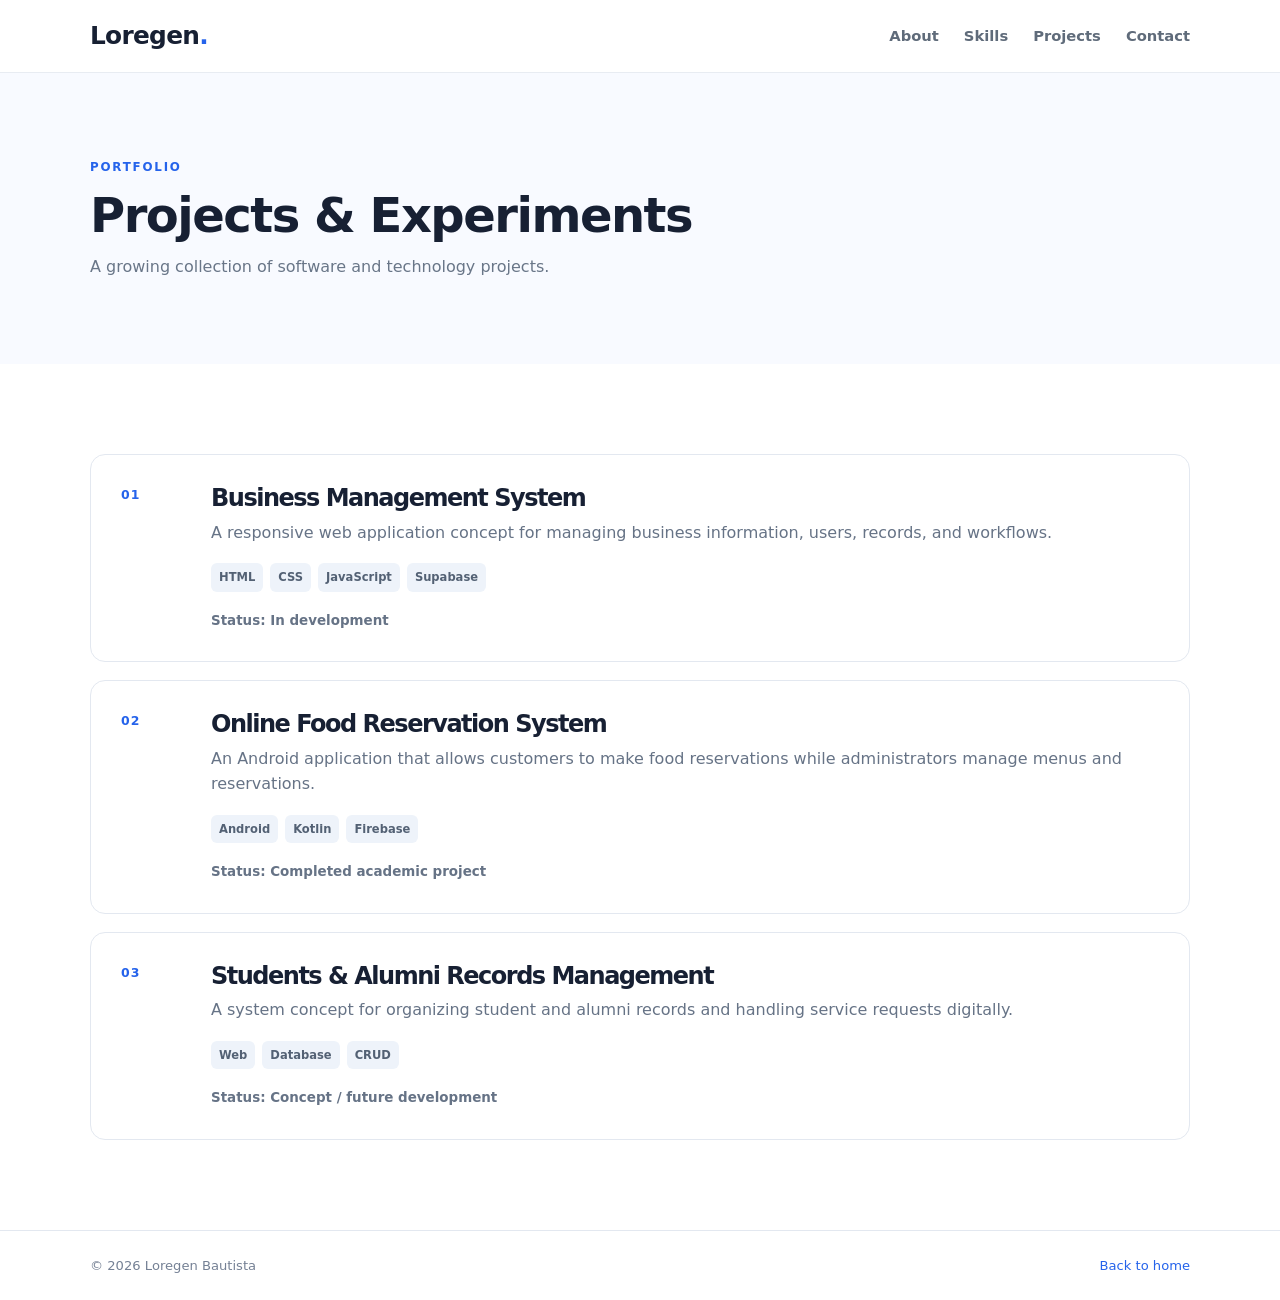
<file: projects.html>
<!DOCTYPE html>
<html lang="en">
<head>

  <meta charset="UTF-8">
  <meta name="viewport" content="width=device-width, initial-scale=1.0">

  <meta
    name="description"
    content="Projects and experiments by Loregen Bautista, Computer Science student and developer."
  >

  <meta name="author" content="Loregen Bautista">

  <title>Projects | Loregen Bautista</title>

  <link rel="stylesheet" href="style.css">

</head>


<body>

  <!-- ================= HEADER ================= -->
  <header class="site-header">

    <nav class="nav container">

      <a
        class="brand"
        href="index.html"
        aria-label="Loregen Bautista home"
      >
        Loregen<span>.</span>
      </a>


      <!-- Desktop Navigation -->
      <div class="nav-links" id="navLinks">

        <a href="index.html#about">
          About
        </a>

        <a href="index.html#skills">
          Skills
        </a>

        <a href="index.html#projects">
          Projects
        </a>

        <a href="index.html#contact">
          Contact
        </a>

      </div>


      <!-- Mobile Menu Button -->
      <button
        class="menu-toggle"
        type="button"
        aria-label="Open navigation menu"
        aria-expanded="false"
        aria-controls="navLinks"
      >
        ☰
      </button>

    </nav>

  </header>


  <main>

    <!-- ================= PAGE HERO ================= -->
    <section class="page-hero">

      <div class="container">

        <p class="eyebrow">
          PORTFOLIO
        </p>

        <h1>
          Projects & Experiments
        </h1>

        <p>
          A growing collection of software and technology projects.
        </p>

      </div>

    </section>


    <!-- ================= PROJECT LIST ================= -->
    <section class="section">

      <div class="container project-list">


        <!-- Project 01 -->
        <article class="project-detail">

          <div class="project-number">
            01
          </div>

          <div>

            <h2>
              Business Management System
            </h2>

            <p>
              A responsive web application concept for managing
              business information, users, records, and workflows.
            </p>

            <div class="tags">

              <span>HTML</span>
              <span>CSS</span>
              <span>JavaScript</span>
              <span>Supabase</span>

            </div>

            <p class="project-status">
              Status: In development
            </p>

          </div>

        </article>


        <!-- Project 02 -->
        <article class="project-detail">

          <div class="project-number">
            02
          </div>

          <div>

            <h2>
              Online Food Reservation System
            </h2>

            <p>
              An Android application that allows customers to make
              food reservations while administrators manage menus
              and reservations.
            </p>

            <div class="tags">

              <span>Android</span>
              <span>Kotlin</span>
              <span>Firebase</span>

            </div>

            <p class="project-status">
              Status: Completed academic project
            </p>

          </div>

        </article>


        <!-- Project 03 -->
        <article class="project-detail">

          <div class="project-number">
            03
          </div>

          <div>

            <h2>
              Students & Alumni Records Management
            </h2>

            <p>
              A system concept for organizing student and alumni
              records and handling service requests digitally.
            </p>

            <div class="tags">

              <span>Web</span>
              <span>Database</span>
              <span>CRUD</span>

            </div>

            <p class="project-status">
              Status: Concept / future development
            </p>

          </div>

        </article>


      </div>

    </section>

  </main>


  <!-- ================= FOOTER ================= -->
  <footer class="footer">

    <div class="container footer-inner">

      <span>
        © <span id="year"></span> Loregen Bautista
      </span>

      <a href="index.html">
        Back to home
      </a>

    </div>

  </footer>


  <script src="script.js"></script>

</body>
</html>
</file>
<file: style.css>
/* =========================================================
RESET
========================================================= */

* {
  margin: 0;
  padding: 0;
  box-sizing: border-box;
  }

/* =========================================================
BASE
========================================================= */

html {
scroll-behavior: smooth;
scroll-padding-top: 90px;
}

body {
font-family:
Inter,
ui-sans-serif,
system-ui,
-apple-system,
BlinkMacSystemFont,
"Segoe UI",
sans-serif;

color: #172033;
background: #ffffff;
line-height: 1.6;
}

a {
color: inherit;
}

button,
input,
textarea {
font: inherit;
}

button {
cursor: pointer;
}

.container {
width: min(1100px, 92%);
margin: 0 auto;
}

/* =========================================================
HEADER / NAVIGATION
========================================================= */

.site-header {
background: rgba(255, 255, 255, 0.94);
backdrop-filter: blur(12px);

border-bottom: 1px solid #e8ecf2;

position: sticky;
top: 0;

z-index: 100;
}

.nav {
min-height: 72px;

display: flex;
align-items: center;
justify-content: space-between;

gap: 20px;

position: relative;
}

.brand {
text-decoration: none;

font-size: 1.55rem;
font-weight: 800;

letter-spacing: -0.7px;

white-space: nowrap;
}

.brand span {
color: #2563eb;
}

/* Desktop navigation */

.nav-links {
display: flex;
align-items: center;

gap: 25px;
}

.nav-links a {
text-decoration: none;

color: #5f6b7a;

font-size: 0.92rem;
font-weight: 600;

transition: color 0.2s ease;
}

.nav-links a:hover {
color: #2563eb;
}

/* Mobile menu button */

.menu-toggle {
display: none;

border: 0;
background: transparent;

color: #172033;

font-size: 1.6rem;

line-height: 1;

padding: 8px;

border-radius: 8px;
}

.menu-toggle:hover {
background: #f1f5f9;
}

/* =========================================================
HERO
========================================================= */

.hero {
padding: 110px 0 90px;

background:
radial-gradient(
circle at 80% 20%,
rgba(37, 99, 235, 0.10),
transparent 32%
),
#f8faff;
}

.hero-grid {
display: grid;

grid-template-columns: 1.3fr 0.7fr;

gap: 70px;

align-items: center;
}

.eyebrow {
color: #2563eb;

font-size: 0.74rem;
font-weight: 800;

letter-spacing: 1.8px;

margin-bottom: 12px;
}

.hero h1 {
font-size: clamp(2.8rem, 7vw, 5.2rem);

line-height: 1.02;

letter-spacing: -3px;

max-width: 800px;
}

.hero h1 span {
color: #2563eb;
}

.hero-text {
max-width: 650px;

color: #657184;

font-size: 1.12rem;

margin: 25px 0 30px;
}

/* =========================================================
BUTTONS
========================================================= */

.hero-actions {
display: flex;

gap: 12px;

flex-wrap: wrap;
}

.btn {
display: inline-flex;

justify-content: center;
align-items: center;

text-decoration: none;

border: 0;
border-radius: 10px;

padding: 13px 19px;

font-weight: 750;

cursor: pointer;

transition:
transform 0.2s ease,
background 0.2s ease,
box-shadow 0.2s ease;
}

.btn:hover {
transform: translateY(-2px);
}

.primary {
background: #2563eb;

color: #a9f1b7;

box-shadow:
0 8px 22px rgba(37, 99, 235, 0.18);
}

.primary:hover {
background: #1d4ed8;
}

.outline {
border: 1px solid #d7deea;

background: #ffffff;

color: #273449;
}

.outline:hover {
background: #f8fafc;
}

/* =========================================================
HERO CARD
========================================================= */

.hero-card {
background: #ffffff;

border: 1px solid #e3e8f0;

border-radius: 20px;

padding: 34px;

box-shadow:
0 25px 60px rgba(20, 32, 55, 0.09);
}

.avatar {
width: 120px;
height: 120px;

border-radius: 50%;

overflow: hidden;

margin: 0 auto 20px;
}

.avatar img {
width: 100%;
height: 100%;

object-fit: cover;

display: block;
}

.hero-card h2 {
font-size: 1.35rem;

margin-bottom: 5px;
}

.hero-card p {
color: #6b7280;
}

.status {
margin-top: 25px;

padding: 10px 12px;

border-radius: 8px;

background: #f5f7fa;

color: #596578;

font-size: 0.84rem;
}

.status span {
display: inline-block;

width: 8px;
height: 8px;

border-radius: 50%;

background: #16a34a;

margin-right: 8px;
}

/* =========================================================
SECTIONS
========================================================= */

.section {
padding: 90px 0;
}

.section-muted {
background: #f7f9fc;
}

.section h2,
.page-hero h1 {
font-size: clamp(2rem, 4vw, 3rem);

line-height: 1.1;

letter-spacing: -1.5px;
}

/* =========================================================
ABOUT
========================================================= */

.two-col {
display: grid;

grid-template-columns: 0.8fr 1.2fr;

gap: 80px;
}

.about-text p {
color: #647184;

margin-bottom: 15px;
}

/* =========================================================
SKILLS
========================================================= */

.skill-grid {
display: grid;

grid-template-columns: repeat(4, 1fr);

gap: 15px;

margin-top: 32px;
}

.skill-card {
padding: 22px;

background: #ffffff;

border: 1px solid #e3e8f0;

border-radius: 13px;

transition:
transform 0.2s ease,
box-shadow 0.2s ease;
}

.skill-card:hover {
transform: translateY(-3px);

box-shadow:
0 12px 25px rgba(20, 32, 55, 0.07);
}

.skill-card strong {
display: block;

font-size: 1.02rem;
}

.skill-card span {
color: #788496;

font-size: 0.84rem;
}

/* =========================================================
PROJECTS
========================================================= */

.section-head {
display: flex;

justify-content: space-between;
align-items: end;

gap: 25px;

margin-bottom: 30px;
}

.text-link {
color: #2563eb;

text-decoration: none;

font-weight: 700;

white-space: nowrap;
}

.text-link:hover {
text-decoration: underline;
}

.project-grid {
display: grid;

grid-template-columns: repeat(3, 1fr);

gap: 18px;
}

.project-card {
border: 1px solid #e3e8f0;

border-radius: 15px;

padding: 27px;

background: #ffffff;

transition:
transform 0.2s ease,
box-shadow 0.2s ease;
}

.project-card:hover {
transform: translateY(-4px);

box-shadow:
0 18px 35px rgba(20, 32, 55, 0.08);
}

.project-number {
color: #2563eb;

font-weight: 800;

font-size: 0.78rem;

letter-spacing: 1px;

margin-bottom: 18px;
}

.project-card h3 {
font-size: 1.2rem;

margin-bottom: 10px;
}

.project-card p {
color: #687587;

font-size: 0.92rem;
}

/* =========================================================
TAGS
========================================================= */

.tags {
display: flex;

flex-wrap: wrap;

gap: 7px;

margin-top: 18px;
}

.tags span {
font-size: 0.72rem;

padding: 5px 8px;

background: #eef3fa;

border-radius: 6px;

color: #536174;

font-weight: 700;
}

/* =========================================================
CONTACT
========================================================= */

.contact-section {
background: #172033;

color: #ffffff;
}

.contact-card {
display: flex;

justify-content: space-between;
align-items: center;

gap: 30px;
}

.contact-card p:not(.eyebrow) {
color: #aeb9c9;

margin-top: 12px;

max-width: 650px;
}

.contact-section .eyebrow {
color: #79a6ff;
}

/* =========================================================
FOOTER
========================================================= */

.footer {
border-top: 1px solid #e3e8f0;

padding: 24px 0;

color: #758195;

font-size: 0.82rem;
}

.footer-inner {
display: flex;

justify-content: space-between;

gap: 20px;
}

.footer a {
color: #2563eb;

text-decoration: none;
}

.footer a:hover {
text-decoration: underline;
}

/* =========================================================
PROJECTS PAGE
========================================================= */

.page-hero {
padding: 85px 0;

background: #f8faff;
}

.page-hero p:last-child {
color: #697688;

margin-top: 12px;
}

.project-list {
display: grid;

gap: 18px;
}

.project-detail {
display: grid;

grid-template-columns: 70px 1fr;

gap: 20px;

padding: 30px;

border: 1px solid #e3e8f0;

border-radius: 15px;

background: #ffffff;
}

.project-detail h2 {
font-size: 1.5rem;

margin-bottom: 8px;
}

.project-detail p {
color: #667386;
}

.project-status {
font-size: 0.84rem;

margin-top: 18px;

font-weight: 700;
}

/* =========================================================
FOCUS ACCESSIBILITY
========================================================= */

button:focus-visible,
a:focus-visible {
outline: 3px solid rgba(37, 99, 235, 0.25);

outline-offset: 3px;
}

/* =========================================================
TABLET
========================================================= */

@media (max-width: 900px) {

.hero-grid {
grid-template-columns: 1fr;

gap: 45px;

}

.hero-card {
max-width: 600px;
}

.two-col {
grid-template-columns: 1fr;

gap: 40px;

}

.skill-grid {
grid-template-columns: repeat(2, 1fr);
}

.project-grid {
grid-template-columns: repeat(2, 1fr);
}

}

/* =========================================================
MOBILE NAVIGATION
========================================================= */

@media (max-width: 800px) {

.nav {
min-height: 68px;
}

.menu-toggle {
display: block;
}

.nav-links {
display: none;

position: absolute;

top: 68px;

left: 0;
right: 0;

flex-direction: column;

align-items: stretch;

gap: 0;

background: #ffffff;

border-bottom: 1px solid #e5e7eb;

box-shadow:
  0 12px 25px rgba(15, 23, 42, 0.08);

padding: 10px 4%;

}

.nav-links.open {
display: flex;
}

.nav-links a {
padding: 14px 0;

border-bottom: 1px solid #f1f5f9;

}

.nav-links a:last-child {
border-bottom: 0;
}

.contact-card {
flex-direction: column;

align-items: flex-start;

}

.section-head {
align-items: flex-start;

flex-direction: column;

}

}

/* =========================================================
SMALL TABLETS / LARGE PHONES
========================================================= */

@media (max-width: 650px) {

.hero {
padding: 80px 0 65px;
}

.hero h1 {
letter-spacing: -2px;
}

.hero-card {
padding: 28px;
}

.section {
padding: 70px 0;
}

.project-grid {
grid-template-columns: 1fr;
}

.project-detail {
grid-template-columns: 1fr;

gap: 5px;

}

}

/* =========================================================
SMALL PHONES
========================================================= */

@media (max-width: 520px) {

.container {
width: min(92%, 1100px);
}

.hero {
padding: 70px 0 55px;
}

.hero h1 {
font-size: clamp(2.5rem, 13vw, 3.5rem);

letter-spacing: -2px;

}

.hero-text {
font-size: 1rem;
}

.hero-actions {
flex-direction: column;

align-items: stretch;

}

.btn {
width: 100%;
}

.skill-grid {
grid-template-columns: 1fr;
}

.section {
padding: 60px 0;
}

.section h2,
.page-hero h1 {
font-size: 2rem;
}

.project-card {
padding: 23px;
}

.project-detail {
padding: 23px;
}

.footer-inner {
flex-direction: column;

align-items: flex-start;

}

.page-hero {
padding: 65px 0;
}

}

/* =========================================================
VERY SMALL PHONES
========================================================= */

@media (max-width: 360px) {

.brand {
font-size: 1.35rem;
}

.hero h1 {
font-size: 2.35rem;
}

.hero-card {
padding: 23px;
}

.avatar {
width: 75px;
height: 75px;
}

}
</file>
